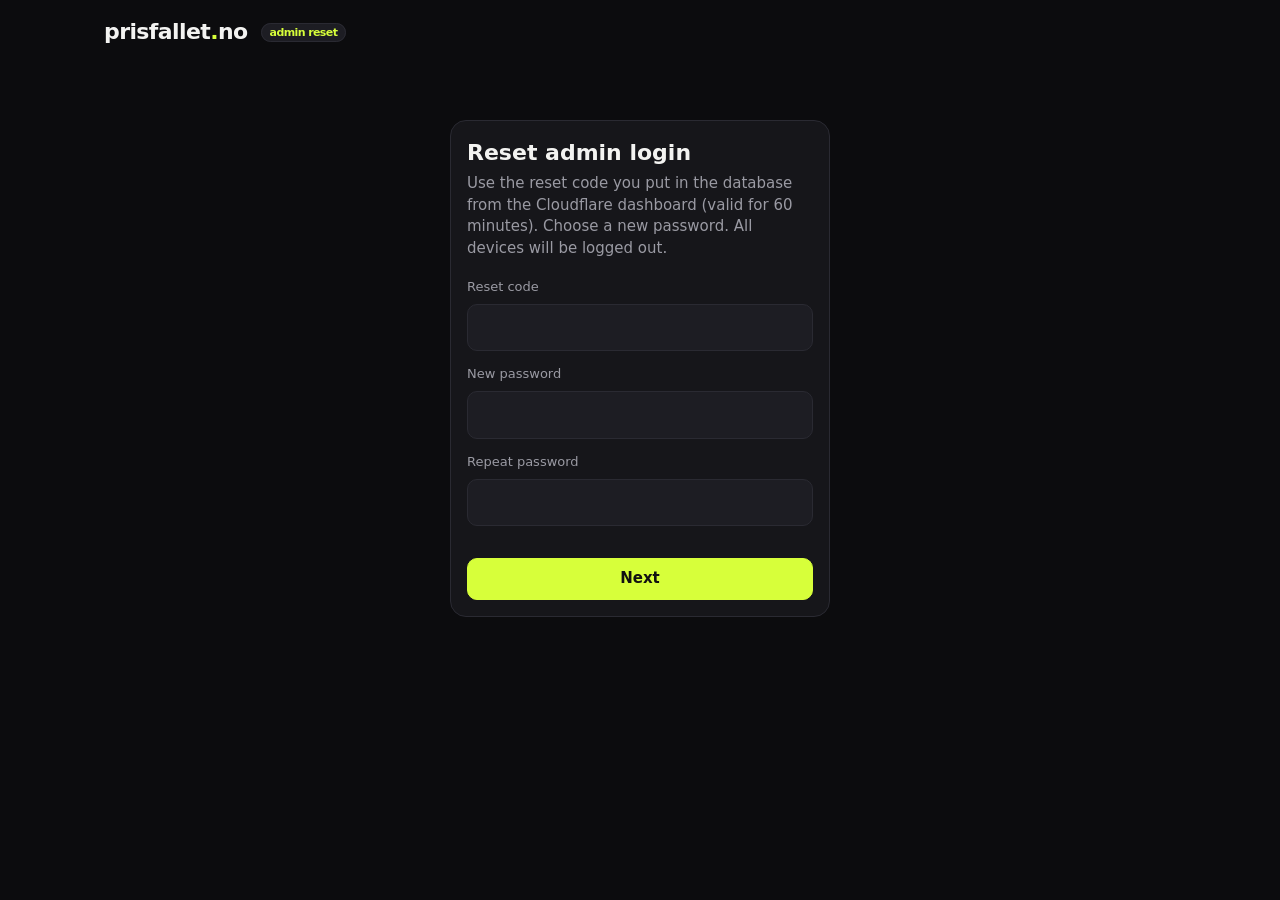
<file: admin/reset/index.html>
<!DOCTYPE html>
<html lang="en">
<head>
<meta charset="utf-8">
<meta name="viewport" content="width=device-width,initial-scale=1,viewport-fit=cover">
<meta name="robots" content="noindex,nofollow">
<meta name="theme-color" content="#0c0c0e">
<title>Reset admin login – Prisfallet</title>
<link rel="icon" href="/favicon.svg" type="image/svg+xml">
<style>
:root{--bg:#0c0c0e;--panel:#16161a;--panel2:#1d1d23;--line:#2a2a32;--ink:#f3f3f1;--mute:#9a9aa3;--acc:#d7ff3a;--bad:#ff6b6b;--ok:#5ee08a;--c2:#7aa7ff}
*{box-sizing:border-box}
html,body{margin:0;background:var(--bg);color:var(--ink);font:15px/1.45 Inter,system-ui,-apple-system,"Segoe UI",Roboto,sans-serif;-webkit-tap-highlight-color:transparent}
body{padding:env(safe-area-inset-top) env(safe-area-inset-right) env(safe-area-inset-bottom) env(safe-area-inset-left)}
.wrap{max-width:1100px;margin:0 auto;padding:16px 14px 80px}
.top{display:flex;align-items:center;gap:10px;justify-content:space-between;margin-bottom:14px}
.logo{font-weight:800;font-size:22px;letter-spacing:-.6px}.logo span{color:var(--acc)}
.tag{font-size:11px;background:var(--panel2);border:1px solid var(--line);border-radius:999px;padding:2px 8px;color:var(--mute);margin-left:6px;vertical-align:middle}
button,.btn{font:inherit;border:1px solid var(--line);background:var(--panel2);color:var(--ink);border-radius:10px;padding:9px 14px;cursor:pointer}
button.pri{background:var(--acc);color:#111;border-color:var(--acc);font-weight:700}
button:disabled{opacity:.5}
input{font:inherit;width:100%;background:var(--panel2);color:var(--ink);border:1px solid var(--line);border-radius:10px;padding:12px;margin:6px 0 12px}
input:focus{outline:2px solid var(--acc);outline-offset:1px}
label{font-size:13px;color:var(--mute)}
.card{background:var(--panel);border:1px solid var(--line);border-radius:16px;padding:16px;margin-bottom:12px}
.auth{max-width:380px;margin:8vh auto 0}
.auth h1{font-size:22px;margin:0 0 4px}.auth p{color:var(--mute);margin:0 0 16px}
.err{color:var(--bad);min-height:20px;font-size:14px}
.tabs{display:flex;gap:6px;overflow-x:auto;margin-bottom:12px;scrollbar-width:none}
.tabs button{white-space:nowrap;border-radius:999px;padding:7px 14px}
.tabs button.on{background:var(--ink);color:#111;border-color:var(--ink);font-weight:600}
.kpis{display:grid;grid-template-columns:repeat(auto-fit,minmax(150px,1fr));gap:10px;margin-bottom:12px}
.kpi{background:var(--panel);border:1px solid var(--line);border-radius:16px;padding:14px}
.kpi .l{font-size:12.5px;color:var(--mute)}.kpi .v{font-size:30px;font-weight:800;letter-spacing:-1px;font-variant-numeric:tabular-nums;margin-top:2px}
.kpi .s{font-size:12px;color:var(--mute)}
.kpi.acc .v{color:var(--acc)}
.grid{display:grid;grid-template-columns:repeat(auto-fit,minmax(320px,1fr));gap:12px}
.grid .card{margin:0}
h2{font-size:15px;margin:0 0 10px;font-weight:700}
h2 small{font-weight:400;color:var(--mute);font-size:12.5px;margin-left:6px}
.chart{position:relative;height:220px}
.chart svg{width:100%;height:100%;display:block}
.chart .tip{position:absolute;top:0;pointer-events:none;background:#000c;border:1px solid var(--line);border-radius:8px;padding:6px 9px;font-size:12.5px;white-space:nowrap}
.legend{display:flex;gap:14px;font-size:12.5px;color:var(--mute);margin-top:6px}.legend i{display:inline-block;width:10px;height:3px;border-radius:2px;margin-right:5px;vertical-align:middle}
.bars{display:flex;flex-direction:column;gap:7px}
.bar{display:grid;grid-template-columns:1fr auto;gap:8px;font-size:13.5px;position:relative;padding:5px 8px;border-radius:8px;overflow:hidden}
.bar::before{content:"";position:absolute;inset:0;width:var(--w);background:var(--panel2);z-index:0}
.bar>*{position:relative;z-index:1}.bar .n{font-variant-numeric:tabular-nums;color:var(--mute)}
.bar .t{overflow:hidden;text-overflow:ellipsis;white-space:nowrap}
.empty{color:var(--mute);font-size:13.5px;padding:6px 0}
.health div{display:flex;justify-content:space-between;gap:10px;padding:7px 0;border-bottom:1px solid var(--line);font-size:14px}
.health div:last-child{border-bottom:0}
.dot{display:inline-block;width:8px;height:8px;border-radius:50%;margin-right:7px;vertical-align:middle}
.foot{color:var(--mute);font-size:12px;text-align:center;margin-top:16px}
.qr{background:#fff;border-radius:12px;padding:12px;width:220px;margin:8px auto;display:block}
.mono{font-family:ui-monospace,Consolas,monospace;word-break:break-all;background:var(--panel2);padding:8px;border-radius:8px;font-size:13px}
.hide{display:none!important}
.spin{animation:spin 1s linear infinite;display:inline-block}@keyframes spin{to{transform:rotate(360deg)}}
@media (prefers-reduced-motion:reduce){.spin{animation:none}}
</style>
</head>
<body>
<div class="wrap">
  <div class="top"><div class="logo">prisfallet<span>.</span>no <span class="tag">admin reset</span></div></div>
  <div class="auth card">
    <h1>Reset admin login</h1>
    <div id="step1">
      <p>Use the reset code you put in the database from the Cloudflare dashboard (valid for 60 minutes). Choose a new password. All devices will be logged out.</p>
      <label for="r-code">Reset code</label><input id="r-code" autocomplete="off" autocapitalize="off">
      <label for="r-pw">New password</label><input id="r-pw" type="password" autocomplete="new-password">
      <label for="r-pw2">Repeat password</label><input id="r-pw2" type="password" autocomplete="new-password">
      <div class="err" id="r-err"></div>
      <button class="pri" id="r-next" style="width:100%">Next</button>
    </div>
    <div id="step2" class="hide">
      <p>Remove the old "Prisfallet.no" entry from your authenticator app, then add the new one: scan the QR code, or tap the button if the app is on this phone.</p>
      <img id="r-qr" class="qr" alt="QR code for the authenticator app">
      <p style="text-align:center"><a id="r-link" class="btn" href="#">Open in authenticator app</a></p>
      <p>Or type this key manually:</p><div class="mono" id="r-key"></div>
      <label for="r-totp" style="display:block;margin-top:12px">Enter the 6-digit code the app shows</label>
      <input id="r-totp" inputmode="numeric" autocomplete="one-time-code" maxlength="6">
      <div class="err" id="r-err2"></div>
      <button class="pri" id="r-done" style="width:100%">Finish</button>
    </div>
    <div id="step3" class="hide"><p>Done. Your new password and code are active.</p><a class="btn" href="/admin/">Open the admin app</a></div>
  </div>
</div>
<script src="/admin/qrcode.js"></script>
<script>
const $ = (id) => document.getElementById(id);
async function api(path, data) {
  const r = await fetch("/api/admin/" + path, { method: "POST", credentials: "same-origin", headers: { "Content-Type": "application/json" }, body: JSON.stringify(data) });
  let d = {}; try { d = await r.json(); } catch (e) {}
  return { ok: r.ok, data: d };
}
let code = "";
$("r-next").onclick = async () => {
  $("r-err").textContent = "";
  code = $("r-code").value.trim(); const pw = $("r-pw").value;
  if (pw.length < 12) return ($("r-err").textContent = "Password must be at least 12 characters.");
  if (pw !== $("r-pw2").value) return ($("r-err").textContent = "The two passwords are not the same.");
  $("r-next").disabled = true;
  const r = await api("reset/start", { code, password: pw });
  $("r-next").disabled = false;
  if (!r.ok) return ($("r-err").textContent = r.data.error || "Something went wrong.");
  $("r-key").textContent = r.data.secret.replace(/(.{4})/g, "$1 ").trim();
  $("r-link").href = r.data.uri;
  const q = qrcode(0, "M"); q.addData(r.data.uri); q.make(); $("r-qr").src = q.createDataURL(6, 2);
  $("step1").classList.add("hide"); $("step2").classList.remove("hide");
};
$("r-done").onclick = async () => {
  $("r-err2").textContent = "";
  const r = await api("reset/confirm", { code, totp: $("r-totp").value.trim() });
  if (!r.ok) return ($("r-err2").textContent = r.data.error || "Something went wrong.");
  $("step2").classList.add("hide"); $("step3").classList.remove("hide");
};
</script>
</body>
</html>
</file>
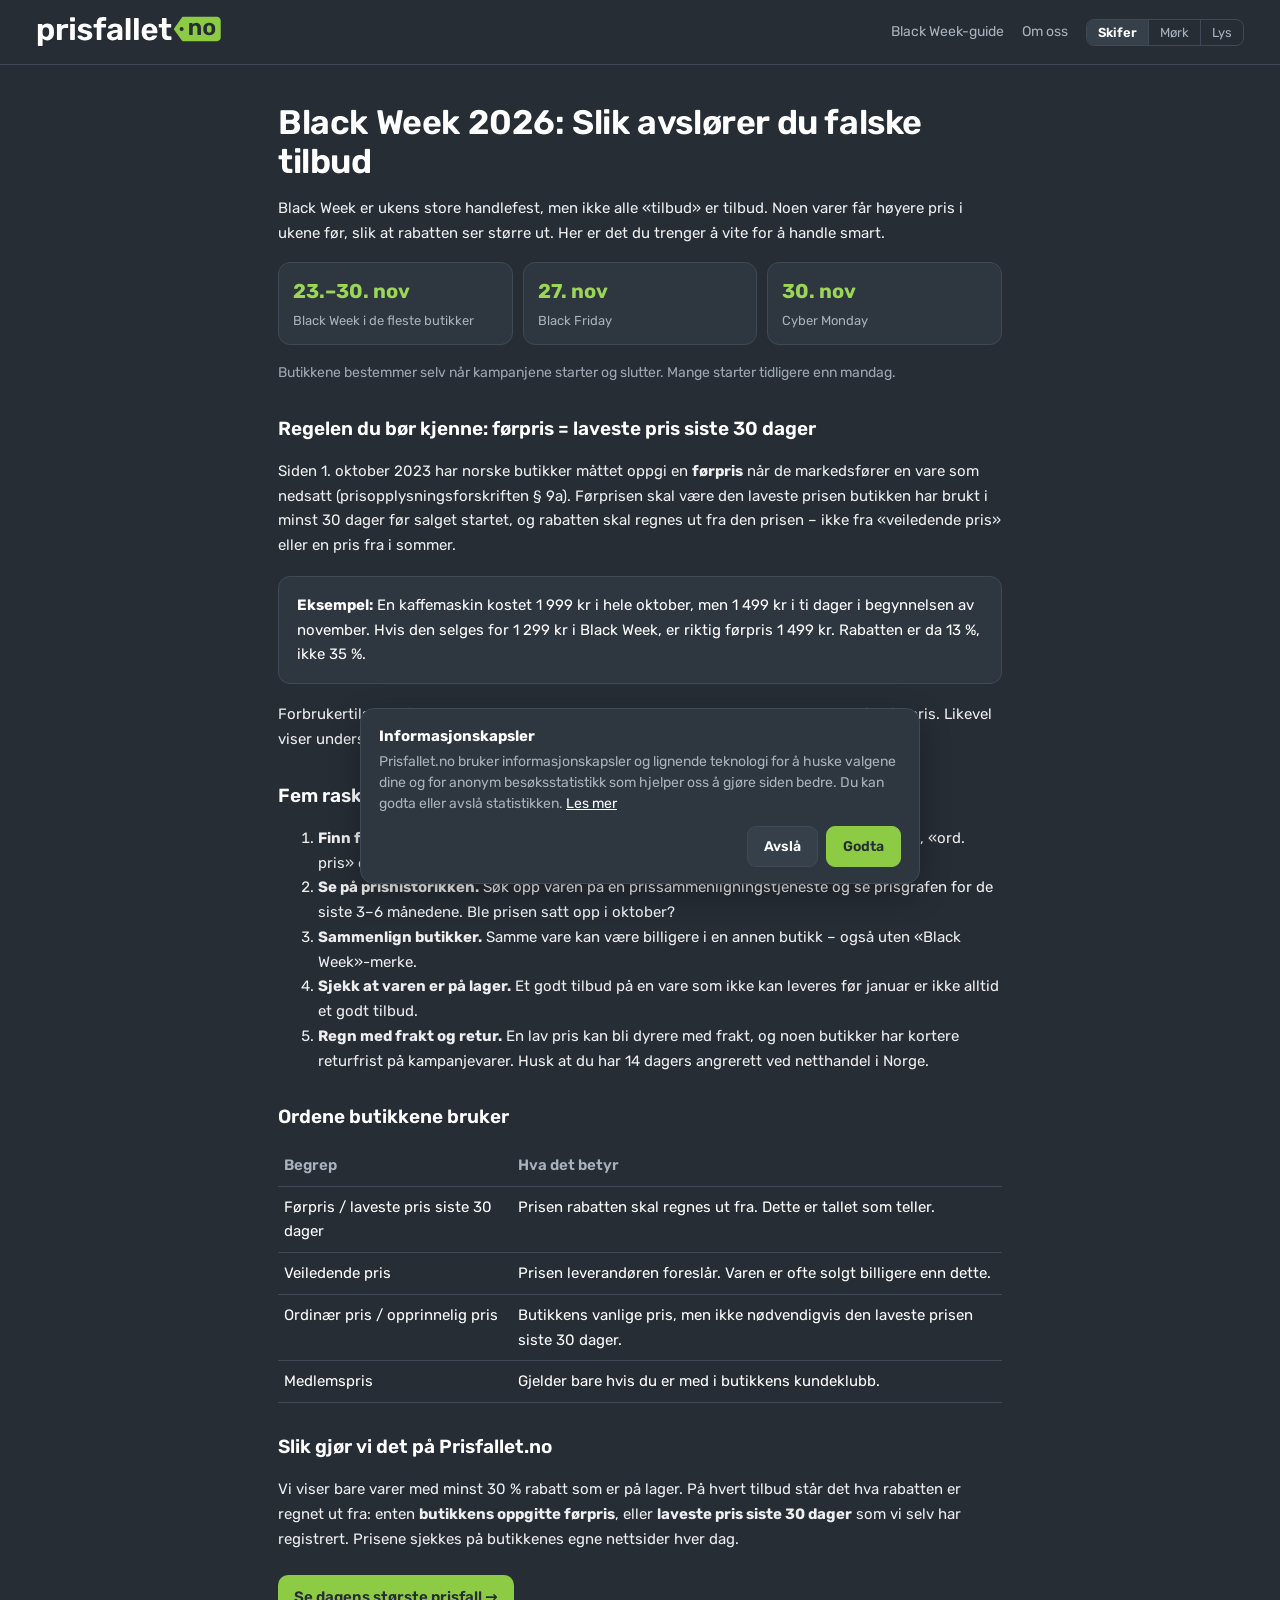
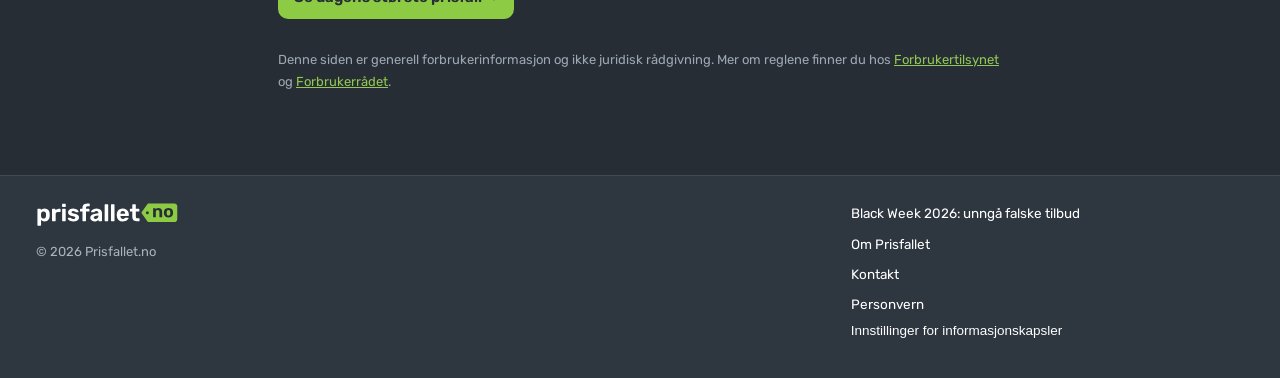
<file: black-week.html>
<!DOCTYPE html>
<html lang="nb">
<head>
<meta charset="utf-8">
<meta name="viewport" content="width=device-width,initial-scale=1">
<title>Black Week 2026: Slik avslører du falske tilbud – Prisfallet.no</title>
<meta name="description" content="Black Friday er 27. november 2026. Slik sjekker du om et Black Week-tilbud er ekte: førprisregelen, laveste pris siste 30 dager og prishistorikk.">
<link rel="icon" href="/favicon.svg" type="image/svg+xml">
<link rel="canonical" href="https://prisfallet.no/black-week">
<meta property="og:title" content="Black Week 2026: Slik avslører du falske tilbud">
<meta property="og:description" content="Førprisregelen, laveste pris siste 30 dager og hvordan du sjekker prishistorikk før du kjøper.">
<meta property="og:image" content="https://prisfallet.no/og.png">
<meta property="og:url" content="https://prisfallet.no/black-week">
<meta property="og:type" content="article">
<meta name="twitter:card" content="summary_large_image">

<script type="application/ld+json">
{"@context":"https://schema.org","@type":"FAQPage","mainEntity":[
{"@type":"Question","name":"Når er Black Friday 2026?","acceptedAnswer":{"@type":"Answer","text":"Black Friday er fredag 27. november 2026. Mange norske butikker kjører Black Week hele uken, og Cyber Monday er mandag 30. november."}},
{"@type":"Question","name":"Hva er førpris?","acceptedAnswer":{"@type":"Answer","text":"Når en butikk markedsfører en vare som nedsatt, må den oppgi førpris. Førprisen skal være den laveste prisen butikken har brukt de siste 30 dagene før salget startet, og rabatten skal regnes ut fra denne prisen (prisopplysningsforskriften § 9a)."}},
{"@type":"Question","name":"Hvordan sjekker jeg om et tilbud er ekte?","acceptedAnswer":{"@type":"Answer","text":"Sammenlign tilbudsprisen med laveste pris siste 30 dager, se på prishistorikken over flere måneder, og sjekk om andre butikker selger samme vare billigere."}}
]}
</script>
<style>
.dates{display:grid;grid-template-columns:repeat(auto-fit,minmax(150px,1fr));gap:10px;margin:16px 0}
.dates div{background:var(--panel);border:1px solid var(--line);border-radius:12px;padding:12px 14px}
.dates b{display:block;font-size:20px;color:var(--acc-text)}
.dates span{font-size:13px;color:var(--mute)}
table{width:100%;border-collapse:collapse;margin:12px 0;font-size:15px}
td,th{border-bottom:1px solid var(--line);padding:8px 6px;text-align:left}
th{color:var(--mute);font-weight:600}
.cta{display:inline-block;background:var(--acc);color:var(--acc-ink);font-weight:600;text-decoration:none;border-radius:10px;padding:10px 16px;margin-top:8px}
</style>
<link rel="apple-touch-icon" href="/apple-touch-icon.png">
<script>try{var t=localStorage.getItem("pf-theme");if(t)document.documentElement.dataset.theme=t}catch(e){}</script>
<link rel="stylesheet" href="/site.css">
</head>
<body>
<div id="pf-top"></div>
<article>
<h1>Black Week 2026: Slik avslører du falske tilbud</h1>
<p>Black Week er ukens store handlefest, men ikke alle «tilbud» er tilbud. Noen varer får høyere pris i ukene før, slik at rabatten ser større ut. Her er det du trenger å vite for å handle smart.</p>

<div class="dates">
<div><b>23.–30. nov</b><span>Black Week i de fleste butikker</span></div>
<div><b>27. nov</b><span>Black Friday</span></div>
<div><b>30. nov</b><span>Cyber Monday</span></div>
</div>
<p style="font-size:14px;color:var(--mute)">Butikkene bestemmer selv når kampanjene starter og slutter. Mange starter tidligere enn mandag.</p>

<h2>Regelen du bør kjenne: førpris = laveste pris siste 30 dager</h2>
<p>Siden 1. oktober 2023 har norske butikker måttet oppgi en <b>førpris</b> når de markedsfører en vare som nedsatt (prisopplysningsforskriften § 9a). Førprisen skal være den laveste prisen butikken har brukt i minst 30 dager før salget startet, og rabatten skal regnes ut fra den prisen – ikke fra «veiledende pris» eller en pris fra i sommer.</p>
<div class="box"><b>Eksempel:</b> En kaffemaskin kostet 1&nbsp;999&nbsp;kr i hele oktober, men 1&nbsp;499&nbsp;kr i ti dager i begynnelsen av november. Hvis den selges for 1&nbsp;299&nbsp;kr i Black Week, er riktig førpris 1&nbsp;499&nbsp;kr. Rabatten er da 13&nbsp;%, ikke 35&nbsp;%.</div>
<p>Forbrukertilsynet følger med, og har gitt store bøter til nettbutikker som har brukt feil førpris. Likevel viser undersøkelser hvert år at mange butikker presenterer prisene på forvirrende måter.</p>

<h2>Fem raske sjekker før du kjøper</h2>
<ol>
<li><b>Finn førprisen.</b> Står det «laveste pris siste 30 dager»? Hvis butikken bare viser «før», «ord. pris» eller «veiledende pris», vet du ikke hva rabatten egentlig er regnet ut fra.</li>
<li><b>Se på prishistorikken.</b> Søk opp varen på en prissammenligningstjeneste og se prisgrafen for de siste 3–6 månedene. Ble prisen satt opp i oktober?</li>
<li><b>Sammenlign butikker.</b> Samme vare kan være billigere i en annen butikk – også uten «Black Week»-merke.</li>
<li><b>Sjekk at varen er på lager.</b> Et godt tilbud på en vare som ikke kan leveres før januar er ikke alltid et godt tilbud.</li>
<li><b>Regn med frakt og retur.</b> En lav pris kan bli dyrere med frakt, og noen butikker har kortere returfrist på kampanjevarer. Husk at du har 14 dagers angrerett ved netthandel i Norge.</li>
</ol>

<h2>Ordene butikkene bruker</h2>
<table>
<tr><th>Begrep</th><th>Hva det betyr</th></tr>
<tr><td>Førpris / laveste pris siste 30 dager</td><td>Prisen rabatten skal regnes ut fra. Dette er tallet som teller.</td></tr>
<tr><td>Veiledende pris</td><td>Prisen leverandøren foreslår. Varen er ofte solgt billigere enn dette.</td></tr>
<tr><td>Ordinær pris / opprinnelig pris</td><td>Butikkens vanlige pris, men ikke nødvendigvis den laveste prisen siste 30 dager.</td></tr>
<tr><td>Medlemspris</td><td>Gjelder bare hvis du er med i butikkens kundeklubb.</td></tr>
</table>

<h2>Slik gjør vi det på Prisfallet.no</h2>
<p>Vi viser bare varer med minst 30&nbsp;% rabatt som er på lager. På hvert tilbud står det hva rabatten er regnet ut fra: enten <b>butikkens oppgitte førpris</b>, eller <b>laveste pris siste 30 dager</b> som vi selv har registrert. Prisene sjekkes på butikkenes egne nettsider hver dag.</p>
<a class="cta" href="/">Se dagens største prisfall →</a>

<p style="font-size:13px;color:var(--mute);margin-top:30px">Denne siden er generell forbrukerinformasjon og ikke juridisk rådgivning. Mer om reglene finner du hos <a href="https://www.forbrukertilsynet.no/" rel="noopener">Forbrukertilsynet</a> og <a href="https://www.forbrukerradet.no/" rel="noopener">Forbrukerrådet</a>.</p>

</article>
<div id="pf-foot"></div>
<script src="/stats.js" defer></script>
<script src="/site.js"></script>
</body>
</html>
</file>
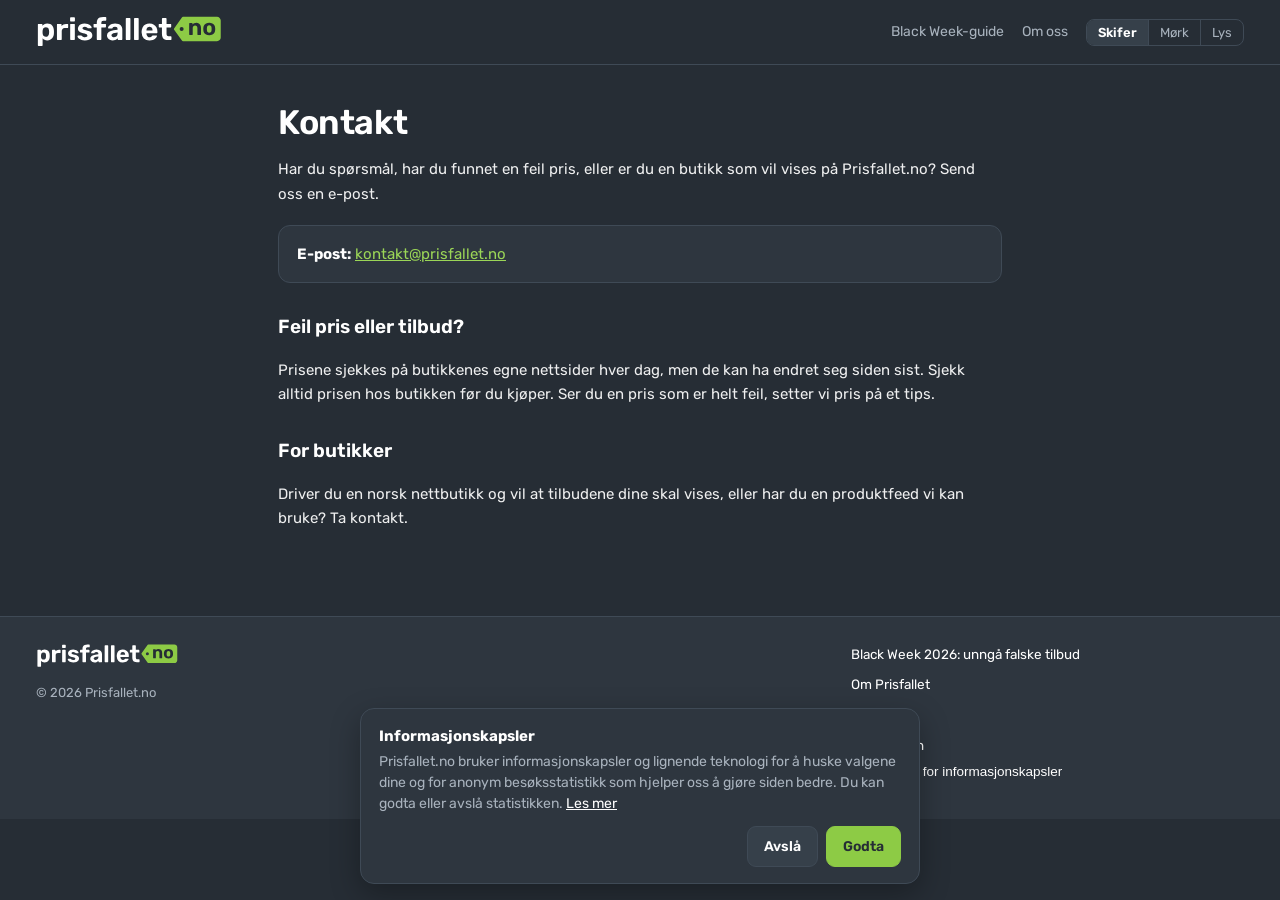
<file: kontakt.html>
<!DOCTYPE html>
<html lang="nb">
<head>
<meta charset="utf-8">
<meta name="viewport" content="width=device-width,initial-scale=1">
<title>Kontakt – Prisfallet.no</title>
<meta name="description" content="Kontaktinformasjon for Prisfallet.no.">
<link rel="icon" href="/favicon.svg" type="image/svg+xml">
<link rel="canonical" href="https://prisfallet.no/kontakt">

<link rel="apple-touch-icon" href="/apple-touch-icon.png">
<script>try{var t=localStorage.getItem("pf-theme");if(t)document.documentElement.dataset.theme=t}catch(e){}</script>
<link rel="stylesheet" href="/site.css">
</head>
<body>
<div id="pf-top"></div>
<article>
<h1>Kontakt</h1>
<p>Har du spørsmål, har du funnet en feil pris, eller er du en butikk som vil vises på Prisfallet.no? Send oss en e-post.</p>
<div class="box">
<b>E-post:</b> <a href="mailto:kontakt@prisfallet.no">kontakt@prisfallet.no</a>
</div>
<h2>Feil pris eller tilbud?</h2>
<p>Prisene sjekkes på butikkenes egne nettsider hver dag, men de kan ha endret seg siden sist. Sjekk alltid prisen hos butikken før du kjøper. Ser du en pris som er helt feil, setter vi pris på et tips.</p>
<h2>For butikker</h2>
<p>Driver du en norsk nettbutikk og vil at tilbudene dine skal vises, eller har du en produktfeed vi kan bruke? Ta kontakt.</p>
</article>
<div id="pf-foot"></div>
<script src="/stats.js" defer></script>
<script src="/site.js"></script>
</body>
</html>
</file>
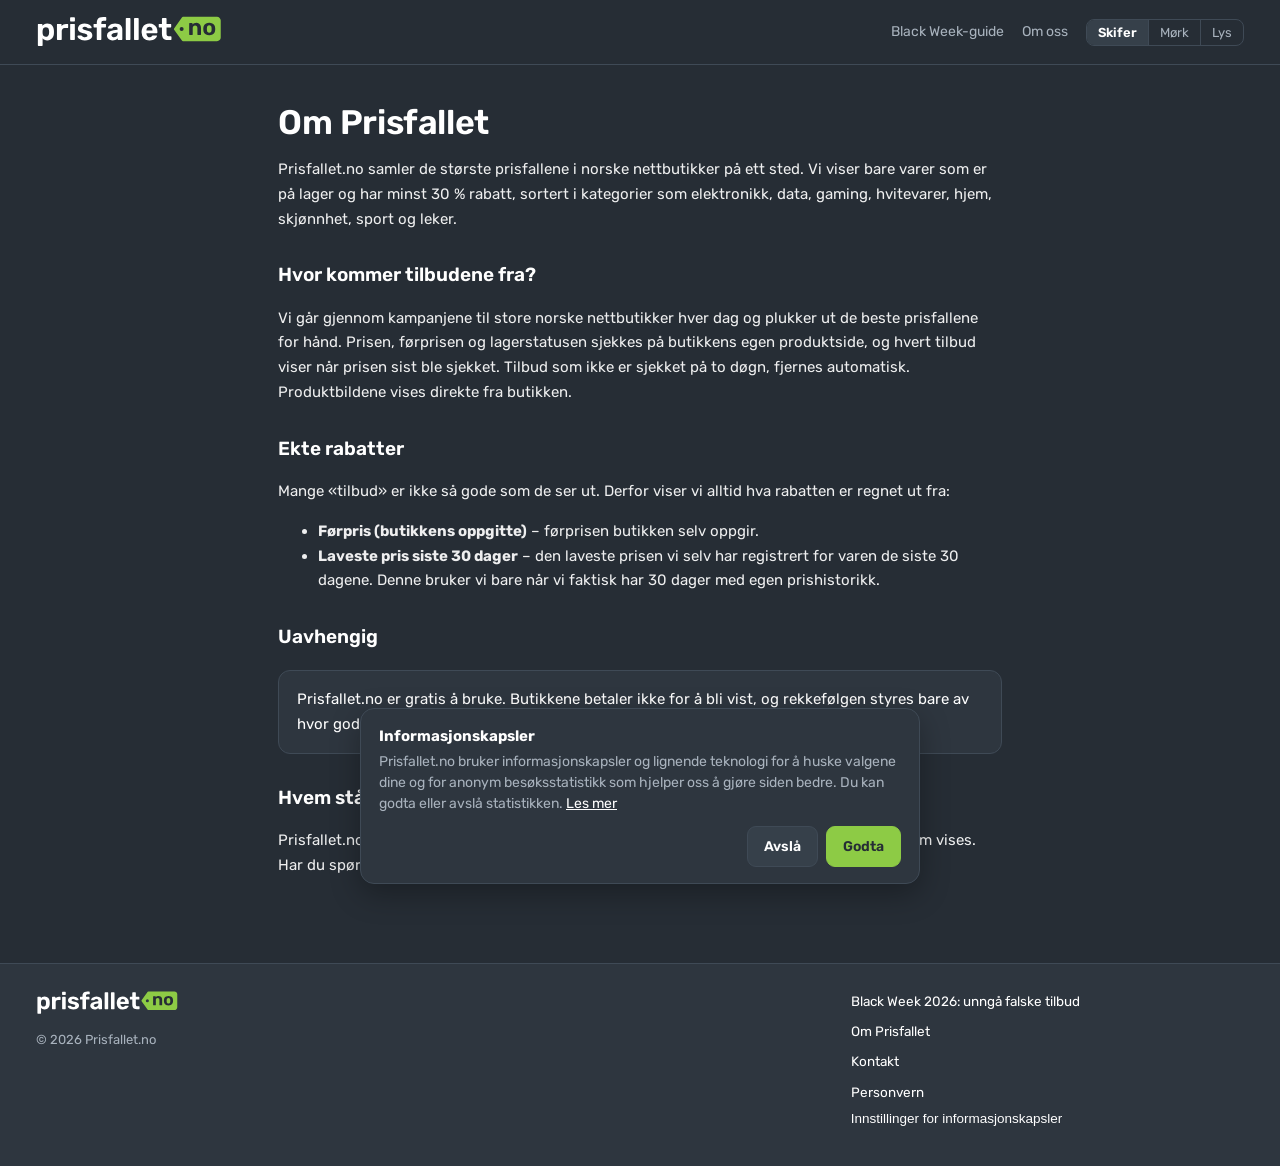
<file: om.html>
<!DOCTYPE html>
<html lang="nb">
<head>
<meta charset="utf-8">
<meta name="viewport" content="width=device-width,initial-scale=1">
<title>Om Prisfallet – Prisfallet.no</title>
<meta name="description" content="Hva Prisfallet.no er, hvordan vi finner tilbudene og hvordan vi regner ut rabattene.">
<link rel="icon" href="/favicon.svg" type="image/svg+xml">
<link rel="canonical" href="https://prisfallet.no/om">

<link rel="apple-touch-icon" href="/apple-touch-icon.png">
<script>try{var t=localStorage.getItem("pf-theme");if(t)document.documentElement.dataset.theme=t}catch(e){}</script>
<link rel="stylesheet" href="/site.css">
</head>
<body>
<div id="pf-top"></div>
<article>
<h1>Om Prisfallet</h1>
<p>Prisfallet.no samler de største prisfallene i norske nettbutikker på ett sted. Vi viser bare varer som er på lager og har minst 30&nbsp;% rabatt, sortert i kategorier som elektronikk, data, gaming, hvitevarer, hjem, skjønnhet, sport og leker.</p>
<h2>Hvor kommer tilbudene fra?</h2>
<p>Vi går gjennom kampanjene til store norske nettbutikker hver dag og plukker ut de beste prisfallene for hånd. Prisen, førprisen og lagerstatusen sjekkes på butikkens egen produktside, og hvert tilbud viser når prisen sist ble sjekket. Tilbud som ikke er sjekket på to døgn, fjernes automatisk. Produktbildene vises direkte fra butikken.</p>
<h2>Ekte rabatter</h2>
<p>Mange «tilbud» er ikke så gode som de ser ut. Derfor viser vi alltid hva rabatten er regnet ut fra:</p>
<ul>
<li><b>Førpris (butikkens oppgitte)</b> – førprisen butikken selv oppgir.</li>
<li><b>Laveste pris siste 30 dager</b> – den laveste prisen vi selv har registrert for varen de siste 30 dagene. Denne bruker vi bare når vi faktisk har 30 dager med egen prishistorikk.</li>
</ul>
<h2>Uavhengig</h2>
<div class="box">Prisfallet.no er gratis å bruke. Butikkene betaler ikke for å bli vist, og rekkefølgen styres bare av hvor god rabatten er.</div>
<h2>Hvem står bak?</h2>
<p>Prisfallet.no drives av en privatperson i Norge. Siden er ikke tilknyttet noen av butikkene som vises. Har du spørsmål, se <a href="/kontakt">Kontakt</a>.</p>
</article>
<div id="pf-foot"></div>
<script src="/stats.js" defer></script>
<script src="/site.js"></script>
</body>
</html>
</file>
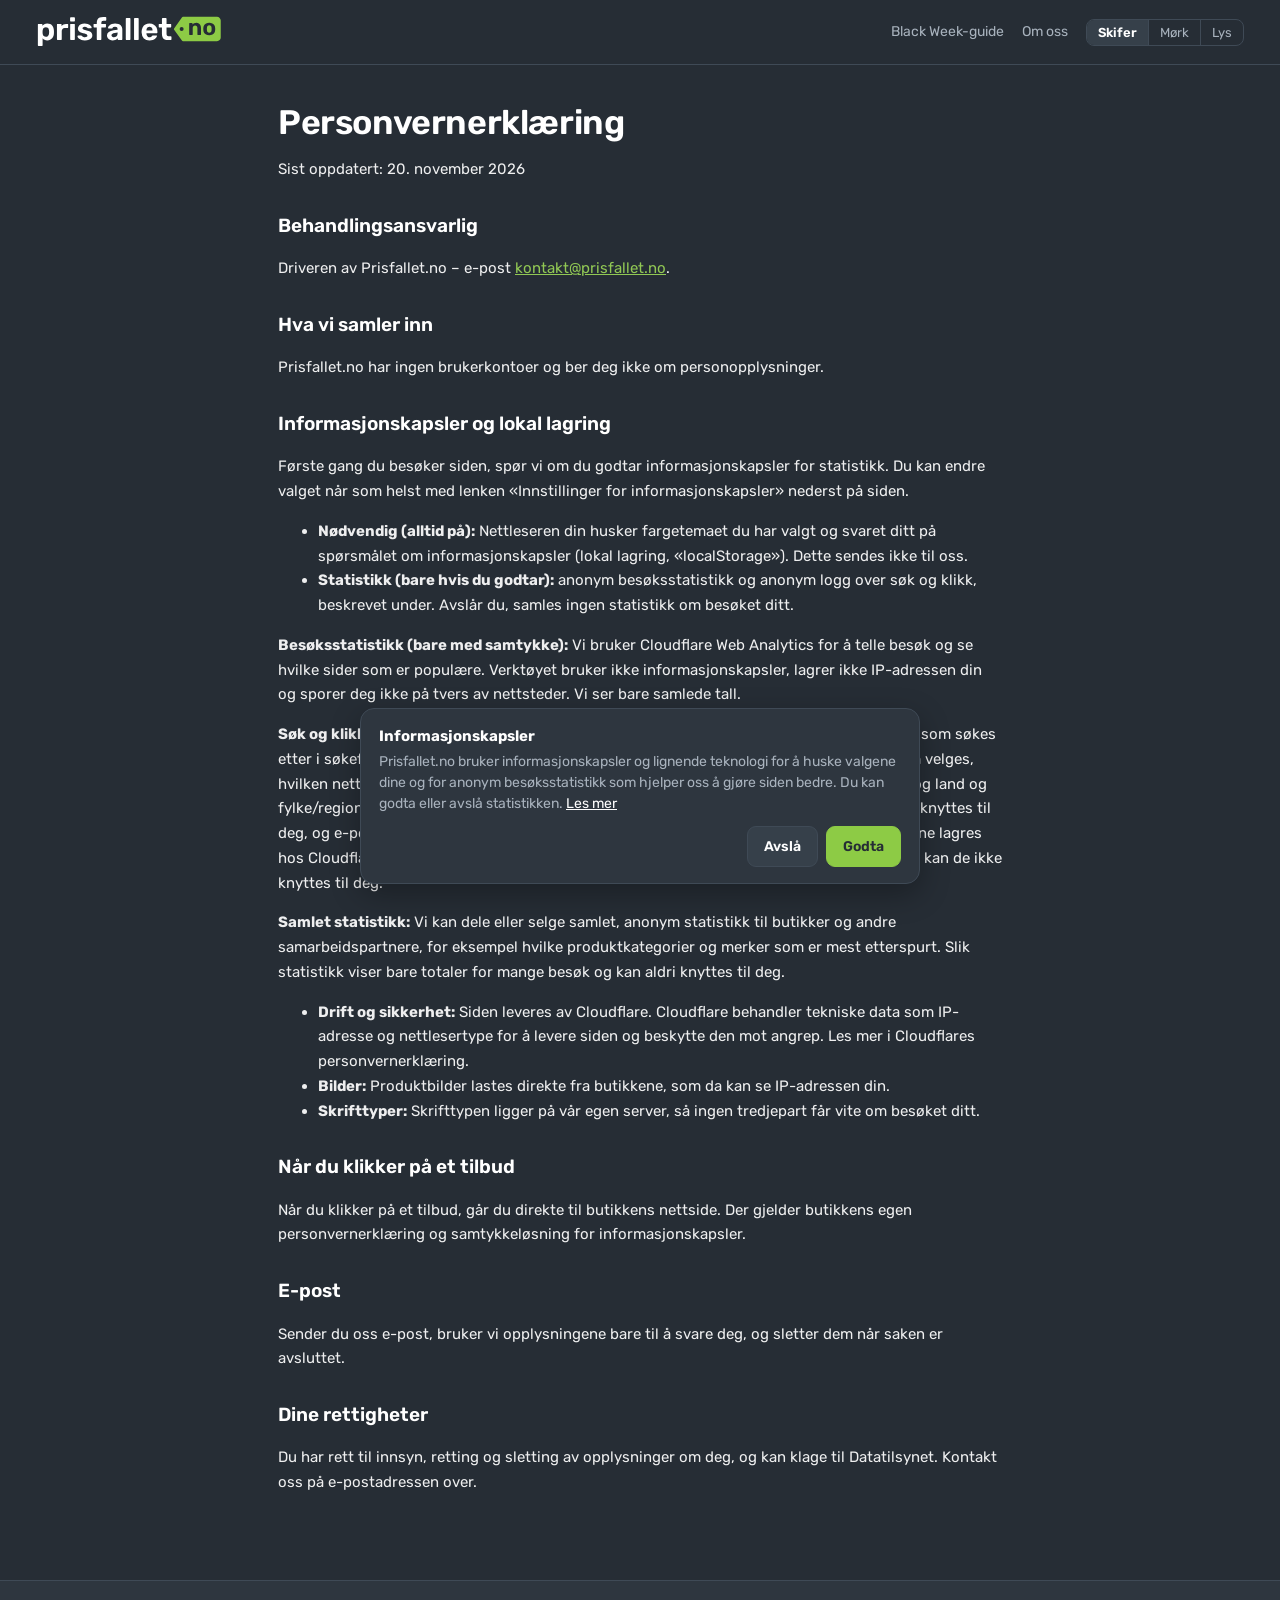
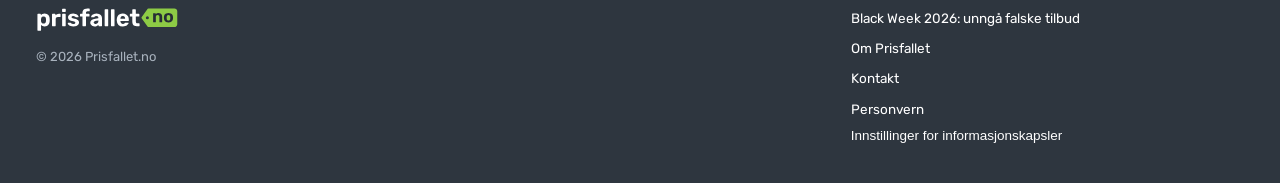
<file: personvern.html>
<!DOCTYPE html>
<html lang="nb">
<head>
<meta charset="utf-8">
<meta name="viewport" content="width=device-width,initial-scale=1">
<title>Personvern – Prisfallet.no</title>
<meta name="description" content="Personvernerklæring for Prisfallet.no – hvilke data vi samler inn og hvorfor.">
<link rel="icon" href="/favicon.svg" type="image/svg+xml">
<link rel="canonical" href="https://prisfallet.no/personvern">

<link rel="apple-touch-icon" href="/apple-touch-icon.png">
<script>try{var t=localStorage.getItem("pf-theme");if(t)document.documentElement.dataset.theme=t}catch(e){}</script>
<link rel="stylesheet" href="/site.css">
</head>
<body>
<div id="pf-top"></div>
<article>
<h1>Personvernerklæring</h1>
<p>Sist oppdatert: 20. november 2026</p>
<h2>Behandlingsansvarlig</h2>
<p>Driveren av Prisfallet.no – e-post <a href="mailto:kontakt@prisfallet.no">kontakt@prisfallet.no</a>.</p>
<h2>Hva vi samler inn</h2>
<p>Prisfallet.no har ingen brukerkontoer og ber deg ikke om personopplysninger.</p>
<h2>Informasjonskapsler og lokal lagring</h2>
<p>Første gang du besøker siden, spør vi om du godtar informasjonskapsler for statistikk. Du kan endre valget når som helst med lenken «Innstillinger for informasjonskapsler» nederst på siden.</p>
<ul>
<li><b>Nødvendig (alltid på):</b> Nettleseren din husker fargetemaet du har valgt og svaret ditt på spørsmålet om informasjonskapsler (lokal lagring, «localStorage»). Dette sendes ikke til oss.</li>
<li><b>Statistikk (bare hvis du godtar):</b> anonym besøksstatistikk og anonym logg over søk og klikk, beskrevet under. Avslår du, samles ingen statistikk om besøket ditt.</li>
</ul>
<p><b>Besøksstatistikk (bare med samtykke):</b> Vi bruker Cloudflare Web Analytics for å telle besøk og se hvilke sider som er populære. Verktøyet bruker ikke informasjonskapsler, lagrer ikke IP-adressen din og sporer deg ikke på tvers av nettsteder. Vi ser bare samlede tall.</p>
<p><b>Søk og klikk på siden (bare med samtykke):</b> For å forbedre utvalget lagrer vi anonymt hva som søkes etter i søkefeltet, hvilke tilbud som åpnes og klikkes på, hvilken kategori og hvilke filtre som velges, hvilken nettside du kom fra, om du bruker mobil, nettbrett eller PC (ut fra skjermbredden), og land og fylke/region besøket kommer fra. Vi lagrer ikke IP-adresse, nettleserdata eller noe som kan knyttes til deg, og e-postadresser og telefonnumre som skrives i søkefeltet fjernes automatisk. Dataene lagres hos Cloudflare så lenge Prisfallet.no er i drift. Siden de ikke inneholder personopplysninger, kan de ikke knyttes til deg.</p>
<p><b>Samlet statistikk:</b> Vi kan dele eller selge samlet, anonym statistikk til butikker og andre samarbeidspartnere, for eksempel hvilke produktkategorier og merker som er mest etterspurt. Slik statistikk viser bare totaler for mange besøk og kan aldri knyttes til deg.</p>
<ul>
<li><b>Drift og sikkerhet:</b> Siden leveres av Cloudflare. Cloudflare behandler tekniske data som IP-adresse og nettlesertype for å levere siden og beskytte den mot angrep. Les mer i Cloudflares personvernerklæring.</li>
<li><b>Bilder:</b> Produktbilder lastes direkte fra butikkene, som da kan se IP-adressen din.</li>
<li><b>Skrifttyper:</b> Skrifttypen ligger på vår egen server, så ingen tredjepart får vite om besøket ditt.</li>
</ul>
<h2>Når du klikker på et tilbud</h2>
<p>Når du klikker på et tilbud, går du direkte til butikkens nettside. Der gjelder butikkens egen personvernerklæring og samtykkeløsning for informasjonskapsler.</p>
<h2>E-post</h2>
<p>Sender du oss e-post, bruker vi opplysningene bare til å svare deg, og sletter dem når saken er avsluttet.</p>
<h2>Dine rettigheter</h2>
<p>Du har rett til innsyn, retting og sletting av opplysninger om deg, og kan klage til Datatilsynet. Kontakt oss på e-postadressen over.</p>
</article>
<div id="pf-foot"></div>
<script src="/stats.js" defer></script>
<script src="/site.js"></script>
</body>
</html>
</file>
<file: site.css>
@font-face{font-family:Rubik;font-weight:400;font-display:swap;src:url(/fonts/rubik-latin-400-normal.woff2) format("woff2")}
@font-face{font-family:Rubik;font-weight:600;font-display:swap;src:url(/fonts/rubik-latin-600-normal.woff2) format("woff2")}
@font-face{font-family:Rubik;font-weight:700;font-display:swap;src:url(/fonts/rubik-latin-700-normal.woff2) format("woff2")}
:root{--bg:#262D35;--panel:#2E363F;--panel2:#36404A;--line:#3F4A56;--ink:#FFFFFF;--mute:#A8B2BD;--acc:#8DCB45;--acc-ink:#262D35;--acc-text:#9BD657;--logo-ink:#FFFFFF;--hot:#8DCB45;--warn:#E9B949;--shadow:0 1px 2px rgba(0,0,0,.25)}
:root[data-theme=dark]{--bg:#0C0C0E;--panel:#16161A;--panel2:#1E1E24;--line:#2A2A32;--ink:#F3F3F1;--mute:#9A9AA3;--acc:#D7FF3A;--acc-ink:#0C0C0E;--acc-text:#D7FF3A;--logo-ink:#F3F3F1}
:root[data-theme=light]{--bg:#F3F4F6;--panel:#FFFFFF;--panel2:#EEF0F3;--line:#DCE0E5;--ink:#1E242B;--mute:#5D6772;--acc:#7DBE2E;--acc-ink:#FFFFFF;--acc-text:#4A8A10;--logo-ink:#1E242B;--shadow:0 1px 3px rgba(20,30,40,.08)}
*{box-sizing:border-box}
html,body{margin:0;background:var(--bg);color:var(--ink);font-family:Rubik,system-ui,-apple-system,"Segoe UI",sans-serif;font-size:16px;line-height:1.65}
a{color:var(--acc-text)}
.wrap{max-width:1240px;margin:0 auto;padding:0 16px}
article{max-width:760px;margin:0 auto;padding:30px 18px 50px}
article h1{font-size:clamp(26px,4vw,34px);font-weight:600;letter-spacing:-.4px;line-height:1.15;margin:8px 0 10px}
article h2{font-size:19px;font-weight:600;margin:28px 0 6px}
article p,article li{color:var(--ink);opacity:.92}
.box{background:var(--panel);border:1px solid var(--line);border-radius:12px;padding:16px 18px;margin:18px 0}
.lead{font-size:18px;color:var(--mute)}
table{border-collapse:collapse;width:100%;font-size:15px}td,th{border-bottom:1px solid var(--line);padding:8px 6px;text-align:left;vertical-align:top}
footer{padding:26px 0 40px;color:var(--mute);font-size:13px}
/* ---- look: calm retail layout, one accent colour ---- */
body{font-size:15px;-webkit-font-smoothing:antialiased}
.topbar{position:sticky;top:0;z-index:12;background:var(--bg);border-bottom:1px solid var(--line)}
.topbar .wrap{display:flex;align-items:center;gap:16px;height:64px}
.topbar .lg{display:block;height:34px;cursor:pointer}.topbar .lg svg{height:100%;width:auto;display:block}
.topbar nav{margin-left:auto;display:flex;align-items:center;gap:18px;font-size:14px}
.topbar nav a{text-decoration:none;color:var(--mute)}.topbar nav a:hover{color:var(--ink)}
.themes{display:flex;border:1px solid var(--line);border-radius:8px;overflow:hidden}
.themes button{font:inherit;font-size:13px;background:none;border:0;color:var(--mute);padding:6px 11px;cursor:pointer;line-height:1}
.themes button+button{border-left:1px solid var(--line)}
.themes button:hover{color:var(--ink)}
.themes button[aria-pressed=true]{background:var(--panel2);color:var(--ink);font-weight:600}
.hero{padding:26px 0 6px}
.hero h1{font-size:clamp(24px,3.4vw,34px);font-weight:600;letter-spacing:-.4px;line-height:1.15;margin:0 0 6px}
.hero p{margin:0;color:var(--mute);font-size:15px}
.brand,.logo{display:none}
.card{box-shadow:var(--shadow)}
.card:hover{transform:none;border-color:var(--acc)}
.thumb,.thumb.has-img,.thumb.has-img:not(.ok){background:#fff}
.thumb svg{stroke:#9AA4AE}.thumb .brandtag{color:#6B7580}
.thumb img{inset:10px;width:calc(100% - 20px);height:calc(100% - 20px)}
.thumb{height:150px}
.badge{background:var(--acc);color:var(--acc-ink);font-weight:700;font-size:15px;border-radius:6px 4px 4px 6px;padding:2px 9px 2px 12px;clip-path:polygon(7px 0,100% 0,100% 100%,7px 100%,0 50%)}
.badge.mid,.badge.low{background:var(--acc);color:var(--acc-ink)}
.now{font-weight:700;font-size:20px}
.save{color:var(--acc-text)}
.basis.v{color:var(--acc-text)}
.src.on{border-color:var(--acc)}
.dot.fresh{background:var(--acc);box-shadow:none}
.src small.f{color:var(--acc-text)}
.cat svg{stroke:var(--mute)!important}
.cat .best{color:var(--acc-text)!important}
.cat.on{background:var(--panel2)!important;border-color:var(--acc)!important}
.cat:hover{border-color:var(--acc)!important}
.chip.on{background:var(--acc);color:var(--acc-ink);border-color:var(--acc)}
.chip.on svg{stroke:var(--acc-ink)}.chip.on i{color:var(--acc-ink)}
.range b,.hint button{color:var(--acc-text)}
.reset:hover,.morebtn:hover{border-color:var(--acc);color:var(--acc-text)}
.acts a.pri,.closef,.launch .cta{background:var(--acc);color:var(--acc-ink);border-color:var(--acc)}
.rev a{color:var(--acc-text)}
.brow .tr{background:var(--line)}
.ov{background:rgba(10,14,18,.55)}
.x{background:rgba(0,0,0,.45);color:#fff}
.pop{background:var(--panel);color:var(--ink);border-color:var(--line);box-shadow:0 6px 20px rgba(0,0,0,.25)}
footer{margin-top:20px;background:var(--panel);border-top:1px solid var(--line)}
footer .cols{display:grid;grid-template-columns:2fr 1fr;gap:28px}
footer .fl svg{height:26px;width:auto;display:block;margin-bottom:10px}
footer nav{display:flex;flex-direction:column;gap:8px}
footer nav a,footer nav button{color:var(--ink);text-decoration:none;font-size:13.5px;background:none;border:0;padding:0;text-align:left;cursor:pointer}
footer nav a:hover,footer nav button:hover{color:var(--acc-text)}
@media(max-width:700px){footer .cols{grid-template-columns:1fr}.topbar nav a{display:none}.topbar .lg{height:28px}}
/* cookie notice */
.ck{position:fixed;left:16px;right:16px;bottom:16px;z-index:30;max-width:560px;margin:0 auto;background:var(--panel);color:var(--ink);border:1px solid var(--line);border-radius:14px;box-shadow:0 10px 30px rgba(0,0,0,.3);padding:16px 18px;font-size:14px;line-height:1.5}
.ck h3{margin:0 0 4px;font-size:15px}
.ck p{margin:0 0 12px;color:var(--mute)}.ck p a{color:var(--ink)}
.ck .b{display:flex;gap:8px;justify-content:flex-end}
.ck button{font:inherit;font-weight:600;border-radius:9px;padding:9px 16px;cursor:pointer;border:1px solid var(--line);background:var(--panel2);color:var(--ink)}
.ck button.y{background:var(--acc);border-color:var(--acc);color:var(--acc-ink)}
/* scrollbars in the site's colours */
html{scrollbar-color:color-mix(in srgb,var(--mute) 45%,var(--bg)) var(--bg)}
aside,.sheet{scrollbar-width:thin;scrollbar-color:color-mix(in srgb,var(--mute) 40%,var(--panel)) transparent}
::-webkit-scrollbar{width:12px;height:12px}
::-webkit-scrollbar-track{background:var(--bg)}
::-webkit-scrollbar-thumb{background:color-mix(in srgb,var(--mute) 45%,var(--bg));border-radius:999px;border:3px solid var(--bg)}
::-webkit-scrollbar-thumb:hover{background:var(--acc)}
aside::-webkit-scrollbar,.sheet::-webkit-scrollbar{width:8px}
aside::-webkit-scrollbar-track,.sheet::-webkit-scrollbar-track{background:transparent}
aside::-webkit-scrollbar-thumb,.sheet::-webkit-scrollbar-thumb{border-color:var(--panel)}
</file>
